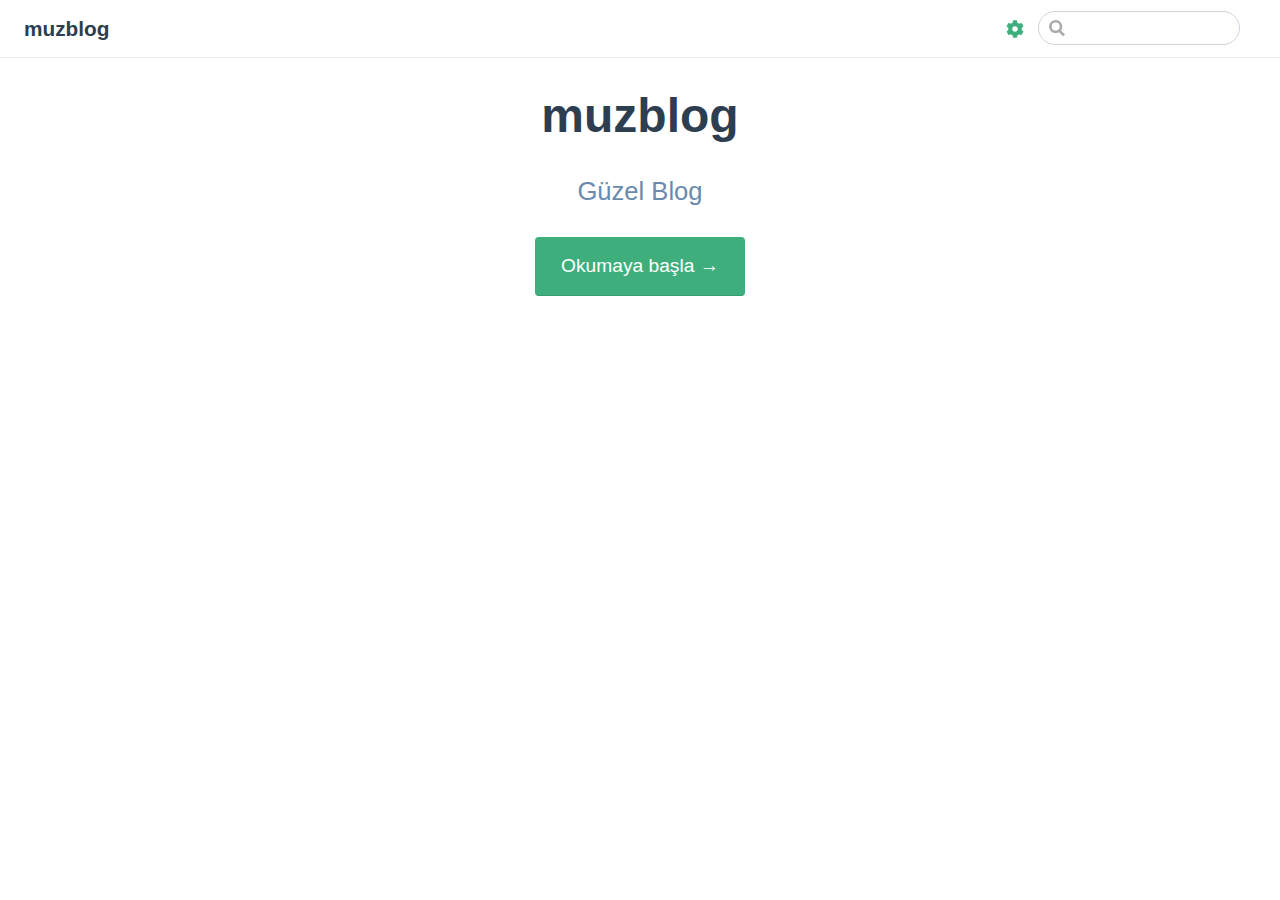
<file: index.html>
<!DOCTYPE html>
<html lang="en-US">
  <head>
    <meta charset="utf-8">
    <meta name="viewport" content="width=device-width,initial-scale=1">
    <title>muzblog</title>
    <meta name="generator" content="VuePress 1.4.1">
    
    <meta name="description" content="Just playing around">
    <link rel="preload" href="/assets/css/0.styles.f4e9f617.css" as="style"><link rel="preload" href="/assets/js/app.b11a4695.js" as="script"><link rel="preload" href="/assets/js/2.a9b5b630.js" as="script"><link rel="preload" href="/assets/js/5.0f892ad9.js" as="script"><link rel="prefetch" href="/assets/js/3.ec540f9b.js"><link rel="prefetch" href="/assets/js/4.89904c4d.js"><link rel="prefetch" href="/assets/js/6.dbe85dd4.js"><link rel="prefetch" href="/assets/js/7.b0199f53.js"><link rel="prefetch" href="/assets/js/8.a8f2d682.js"><link rel="prefetch" href="/assets/js/9.1ba17fa5.js">
    <link rel="stylesheet" href="/assets/css/0.styles.f4e9f617.css">
  </head>
  <body>
    <div id="app" data-server-rendered="true"><div class="theme-container no-sidebar"><header class="navbar"><div class="sidebar-button"><svg xmlns="http://www.w3.org/2000/svg" aria-hidden="true" role="img" viewBox="0 0 448 512" class="icon"><path fill="currentColor" d="M436 124H12c-6.627 0-12-5.373-12-12V80c0-6.627 5.373-12 12-12h424c6.627 0 12 5.373 12 12v32c0 6.627-5.373 12-12 12zm0 160H12c-6.627 0-12-5.373-12-12v-32c0-6.627 5.373-12 12-12h424c6.627 0 12 5.373 12 12v32c0 6.627-5.373 12-12 12zm0 160H12c-6.627 0-12-5.373-12-12v-32c0-6.627 5.373-12 12-12h424c6.627 0 12 5.373 12 12v32c0 6.627-5.373 12-12 12z"></path></svg></div> <a href="/" class="home-link router-link-exact-active router-link-active"><!----> <span class="site-name">muzblog</span></a> <div class="links"><!----> <div class="user-settings"><a href="#" class="settings-button"><svg aria-hidden="true" data-prefix="fas" data-icon="cog" role="img" xmlns="http://www.w3.org/2000/svg" viewBox="0 0 512 512" class="svg-inline--fa fa-cog fa-w-16 settings-icon"><path fill="currentColor" d="M444.788 291.1l42.616 24.599c4.867 2.809 7.126 8.618 5.459 13.985-11.07 35.642-29.97 67.842-54.689 94.586a12.016 12.016 0 0 1-14.832 2.254l-42.584-24.595a191.577 191.577 0 0 1-60.759 35.13v49.182a12.01 12.01 0 0 1-9.377 11.718c-34.956 7.85-72.499 8.256-109.219.007-5.49-1.233-9.403-6.096-9.403-11.723v-49.184a191.555 191.555 0 0 1-60.759-35.13l-42.584 24.595a12.016 12.016 0 0 1-14.832-2.254c-24.718-26.744-43.619-58.944-54.689-94.586-1.667-5.366.592-11.175 5.459-13.985L67.212 291.1a193.48 193.48 0 0 1 0-70.199l-42.616-24.599c-4.867-2.809-7.126-8.618-5.459-13.985 11.07-35.642 29.97-67.842 54.689-94.586a12.016 12.016 0 0 1 14.832-2.254l42.584 24.595a191.577 191.577 0 0 1 60.759-35.13V25.759a12.01 12.01 0 0 1 9.377-11.718c34.956-7.85 72.499-8.256 109.219-.007 5.49 1.233 9.403 6.096 9.403 11.723v49.184a191.555 191.555 0 0 1 60.759 35.13l42.584-24.595a12.016 12.016 0 0 1 14.832 2.254c24.718 26.744 43.619 58.944 54.689 94.586 1.667 5.366-.592 11.175-5.459 13.985L444.788 220.9a193.485 193.485 0 0 1 0 70.2zM336 256c0-44.112-35.888-80-80-80s-80 35.888-80 80 35.888 80 80 80 80-35.888 80-80z"></path></svg></a> <div class="user-settings-menu" style="display:none;"><div class="theme-options"><!----> <!----> <div class="dark-theme-options toggle-option"><label for="dark-theme-toggle">Enable Dark Theme?</label> <input id="dark-theme-toggle" type="checkbox"></div> <!----> <!----></div></div></div> <!----> <div class="search-box"><input aria-label="Search" autocomplete="off" spellcheck="false" value=""> <!----></div> <!----></div></header> <div class="sidebar-mask"></div> <aside class="sidebar"><!---->  <ul class="sidebar-links"><li><a href="/" class="active sidebar-link">Home</a></li><li><a href="/blog/" class="sidebar-link">Son Postlar:</a></li><li><a href="/blog/2020/microsoft-linux-tan-para-kazaniyor/" class="sidebar-link">💸 Microsoft Linux'tan PARA Kazanıyor ???</a></li><li><a href="/blog/2020/bir-linux-deneyimi/" class="sidebar-link">Bir Linux VM Deneyimi</a></li></ul> </aside> <main aria-labelledby="main-title" class="home"><header class="hero"><!----> <h1 id="main-title">
      muzblog
    </h1> <p class="description">
      Güzel Blog
    </p> <p class="action"><a href="/blog/" class="nav-link action-button">
  Okumaya başla →
</a></p></header> <!----> <div class="theme-default-content custom content__default"></div> <!----></main></div><div class="global-ui"><!----></div></div>
    <script src="/assets/js/app.b11a4695.js" defer></script><script src="/assets/js/2.a9b5b630.js" defer></script><script src="/assets/js/5.0f892ad9.js" defer></script>
  </body>
</html>
</file>
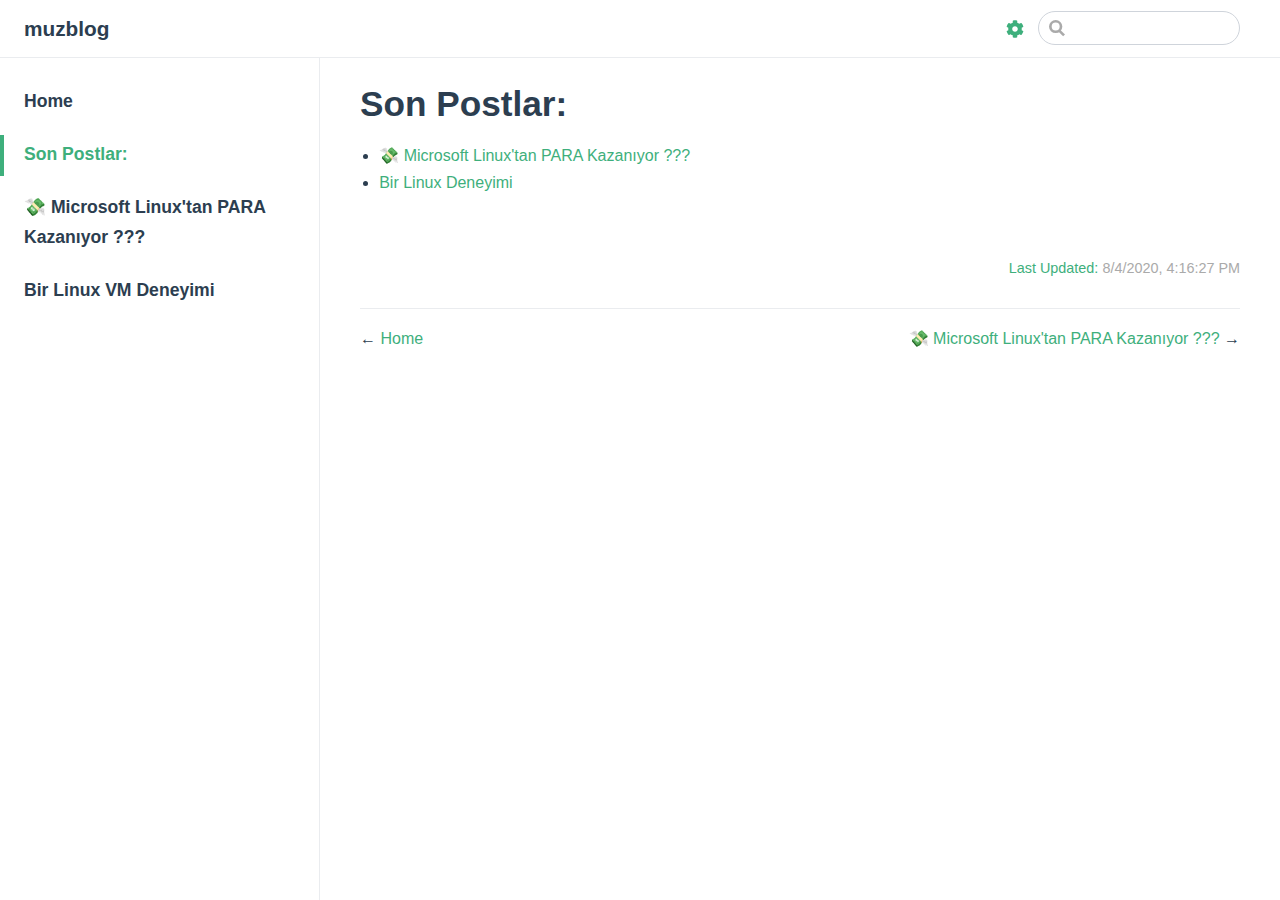
<file: blog/index.html>
<!DOCTYPE html>
<html lang="en-US">
  <head>
    <meta charset="utf-8">
    <meta name="viewport" content="width=device-width,initial-scale=1">
    <title>Son Postlar: | muzblog</title>
    <meta name="generator" content="VuePress 1.4.1">
    
    <meta name="description" content="Just playing around">
    <link rel="preload" href="/assets/css/0.styles.f4e9f617.css" as="style"><link rel="preload" href="/assets/js/app.b11a4695.js" as="script"><link rel="preload" href="/assets/js/2.a9b5b630.js" as="script"><link rel="preload" href="/assets/js/8.a8f2d682.js" as="script"><link rel="prefetch" href="/assets/js/3.ec540f9b.js"><link rel="prefetch" href="/assets/js/4.89904c4d.js"><link rel="prefetch" href="/assets/js/5.0f892ad9.js"><link rel="prefetch" href="/assets/js/6.dbe85dd4.js"><link rel="prefetch" href="/assets/js/7.b0199f53.js"><link rel="prefetch" href="/assets/js/9.1ba17fa5.js">
    <link rel="stylesheet" href="/assets/css/0.styles.f4e9f617.css">
  </head>
  <body>
    <div id="app" data-server-rendered="true"><div class="theme-container"><header class="navbar"><div class="sidebar-button"><svg xmlns="http://www.w3.org/2000/svg" aria-hidden="true" role="img" viewBox="0 0 448 512" class="icon"><path fill="currentColor" d="M436 124H12c-6.627 0-12-5.373-12-12V80c0-6.627 5.373-12 12-12h424c6.627 0 12 5.373 12 12v32c0 6.627-5.373 12-12 12zm0 160H12c-6.627 0-12-5.373-12-12v-32c0-6.627 5.373-12 12-12h424c6.627 0 12 5.373 12 12v32c0 6.627-5.373 12-12 12zm0 160H12c-6.627 0-12-5.373-12-12v-32c0-6.627 5.373-12 12-12h424c6.627 0 12 5.373 12 12v32c0 6.627-5.373 12-12 12z"></path></svg></div> <a href="/" class="home-link router-link-active"><!----> <span class="site-name">muzblog</span></a> <div class="links"><!----> <div class="user-settings"><a href="#" class="settings-button"><svg aria-hidden="true" data-prefix="fas" data-icon="cog" role="img" xmlns="http://www.w3.org/2000/svg" viewBox="0 0 512 512" class="svg-inline--fa fa-cog fa-w-16 settings-icon"><path fill="currentColor" d="M444.788 291.1l42.616 24.599c4.867 2.809 7.126 8.618 5.459 13.985-11.07 35.642-29.97 67.842-54.689 94.586a12.016 12.016 0 0 1-14.832 2.254l-42.584-24.595a191.577 191.577 0 0 1-60.759 35.13v49.182a12.01 12.01 0 0 1-9.377 11.718c-34.956 7.85-72.499 8.256-109.219.007-5.49-1.233-9.403-6.096-9.403-11.723v-49.184a191.555 191.555 0 0 1-60.759-35.13l-42.584 24.595a12.016 12.016 0 0 1-14.832-2.254c-24.718-26.744-43.619-58.944-54.689-94.586-1.667-5.366.592-11.175 5.459-13.985L67.212 291.1a193.48 193.48 0 0 1 0-70.199l-42.616-24.599c-4.867-2.809-7.126-8.618-5.459-13.985 11.07-35.642 29.97-67.842 54.689-94.586a12.016 12.016 0 0 1 14.832-2.254l42.584 24.595a191.577 191.577 0 0 1 60.759-35.13V25.759a12.01 12.01 0 0 1 9.377-11.718c34.956-7.85 72.499-8.256 109.219-.007 5.49 1.233 9.403 6.096 9.403 11.723v49.184a191.555 191.555 0 0 1 60.759 35.13l42.584-24.595a12.016 12.016 0 0 1 14.832 2.254c24.718 26.744 43.619 58.944 54.689 94.586 1.667 5.366-.592 11.175-5.459 13.985L444.788 220.9a193.485 193.485 0 0 1 0 70.2zM336 256c0-44.112-35.888-80-80-80s-80 35.888-80 80 35.888 80 80 80 80-35.888 80-80z"></path></svg></a> <div class="user-settings-menu" style="display:none;"><div class="theme-options"><!----> <!----> <div class="dark-theme-options toggle-option"><label for="dark-theme-toggle">Enable Dark Theme?</label> <input id="dark-theme-toggle" type="checkbox"></div> <!----> <!----></div></div></div> <!----> <div class="search-box"><input aria-label="Search" autocomplete="off" spellcheck="false" value=""> <!----></div> <!----></div></header> <div class="sidebar-mask"></div> <aside class="sidebar"><!---->  <ul class="sidebar-links"><li><a href="/" class="sidebar-link">Home</a></li><li><a href="/blog/" class="active sidebar-link">Son Postlar:</a></li><li><a href="/blog/2020/microsoft-linux-tan-para-kazaniyor/" class="sidebar-link">💸 Microsoft Linux'tan PARA Kazanıyor ???</a></li><li><a href="/blog/2020/bir-linux-deneyimi/" class="sidebar-link">Bir Linux VM Deneyimi</a></li></ul> </aside> <main class="page"> <div class="theme-default-content content__default"><h1 id="son-postlar"><a href="#son-postlar" class="header-anchor">#</a> Son Postlar:</h1> <ul><li><a href="/blog/2020/microsoft-linux-tan-para-kazaniyor/">💸 Microsoft Linux'tan PARA Kazanıyor ???</a></li> <li><a href="/blog/2020/bir-linux-deneyimi/">Bir Linux Deneyimi</a></li></ul></div> <footer class="page-edit"><!----> <div class="last-updated"><span class="prefix">Last Updated:</span> <span class="time">8/4/2020, 4:16:27 PM</span></div></footer> <div class="page-nav"><p class="inner"><span class="prev">
      ←
      <a href="/" class="prev router-link-active">
        Home
      </a></span> <span class="next"><a href="/blog/2020/microsoft-linux-tan-para-kazaniyor/">
        💸 Microsoft Linux'tan PARA Kazanıyor ???
      </a>
      →
    </span></p></div> </main></div><div class="global-ui"><!----></div></div>
    <script src="/assets/js/app.b11a4695.js" defer></script><script src="/assets/js/2.a9b5b630.js" defer></script><script src="/assets/js/8.a8f2d682.js" defer></script>
  </body>
</html>
</file>
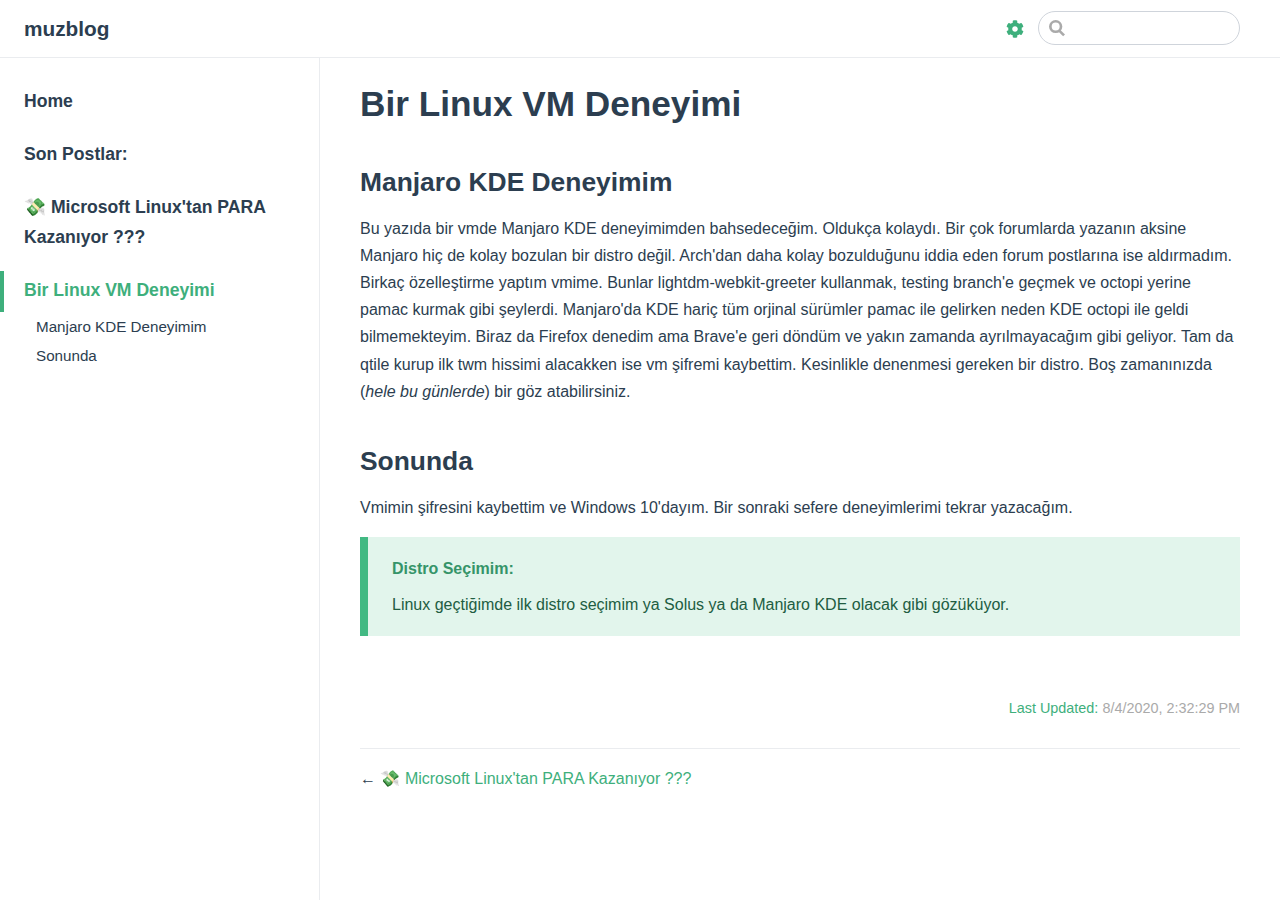
<file: blog/2020/bir-linux-deneyimi/index.html>
<!DOCTYPE html>
<html lang="en-US">
  <head>
    <meta charset="utf-8">
    <meta name="viewport" content="width=device-width,initial-scale=1">
    <title>Bir Linux VM Deneyimi | muzblog</title>
    <meta name="generator" content="VuePress 1.4.1">
    
    <meta name="description" content="Just playing around">
    <link rel="preload" href="/assets/css/0.styles.f4e9f617.css" as="style"><link rel="preload" href="/assets/js/app.b11a4695.js" as="script"><link rel="preload" href="/assets/js/2.a9b5b630.js" as="script"><link rel="preload" href="/assets/js/6.dbe85dd4.js" as="script"><link rel="prefetch" href="/assets/js/3.ec540f9b.js"><link rel="prefetch" href="/assets/js/4.89904c4d.js"><link rel="prefetch" href="/assets/js/5.0f892ad9.js"><link rel="prefetch" href="/assets/js/7.b0199f53.js"><link rel="prefetch" href="/assets/js/8.a8f2d682.js"><link rel="prefetch" href="/assets/js/9.1ba17fa5.js">
    <link rel="stylesheet" href="/assets/css/0.styles.f4e9f617.css">
  </head>
  <body>
    <div id="app" data-server-rendered="true"><div class="theme-container"><header class="navbar"><div class="sidebar-button"><svg xmlns="http://www.w3.org/2000/svg" aria-hidden="true" role="img" viewBox="0 0 448 512" class="icon"><path fill="currentColor" d="M436 124H12c-6.627 0-12-5.373-12-12V80c0-6.627 5.373-12 12-12h424c6.627 0 12 5.373 12 12v32c0 6.627-5.373 12-12 12zm0 160H12c-6.627 0-12-5.373-12-12v-32c0-6.627 5.373-12 12-12h424c6.627 0 12 5.373 12 12v32c0 6.627-5.373 12-12 12zm0 160H12c-6.627 0-12-5.373-12-12v-32c0-6.627 5.373-12 12-12h424c6.627 0 12 5.373 12 12v32c0 6.627-5.373 12-12 12z"></path></svg></div> <a href="/" class="home-link router-link-active"><!----> <span class="site-name">muzblog</span></a> <div class="links"><!----> <div class="user-settings"><a href="#" class="settings-button"><svg aria-hidden="true" data-prefix="fas" data-icon="cog" role="img" xmlns="http://www.w3.org/2000/svg" viewBox="0 0 512 512" class="svg-inline--fa fa-cog fa-w-16 settings-icon"><path fill="currentColor" d="M444.788 291.1l42.616 24.599c4.867 2.809 7.126 8.618 5.459 13.985-11.07 35.642-29.97 67.842-54.689 94.586a12.016 12.016 0 0 1-14.832 2.254l-42.584-24.595a191.577 191.577 0 0 1-60.759 35.13v49.182a12.01 12.01 0 0 1-9.377 11.718c-34.956 7.85-72.499 8.256-109.219.007-5.49-1.233-9.403-6.096-9.403-11.723v-49.184a191.555 191.555 0 0 1-60.759-35.13l-42.584 24.595a12.016 12.016 0 0 1-14.832-2.254c-24.718-26.744-43.619-58.944-54.689-94.586-1.667-5.366.592-11.175 5.459-13.985L67.212 291.1a193.48 193.48 0 0 1 0-70.199l-42.616-24.599c-4.867-2.809-7.126-8.618-5.459-13.985 11.07-35.642 29.97-67.842 54.689-94.586a12.016 12.016 0 0 1 14.832-2.254l42.584 24.595a191.577 191.577 0 0 1 60.759-35.13V25.759a12.01 12.01 0 0 1 9.377-11.718c34.956-7.85 72.499-8.256 109.219-.007 5.49 1.233 9.403 6.096 9.403 11.723v49.184a191.555 191.555 0 0 1 60.759 35.13l42.584-24.595a12.016 12.016 0 0 1 14.832 2.254c24.718 26.744 43.619 58.944 54.689 94.586 1.667 5.366-.592 11.175-5.459 13.985L444.788 220.9a193.485 193.485 0 0 1 0 70.2zM336 256c0-44.112-35.888-80-80-80s-80 35.888-80 80 35.888 80 80 80 80-35.888 80-80z"></path></svg></a> <div class="user-settings-menu" style="display:none;"><div class="theme-options"><!----> <!----> <div class="dark-theme-options toggle-option"><label for="dark-theme-toggle">Enable Dark Theme?</label> <input id="dark-theme-toggle" type="checkbox"></div> <!----> <!----></div></div></div> <!----> <div class="search-box"><input aria-label="Search" autocomplete="off" spellcheck="false" value=""> <!----></div> <!----></div></header> <div class="sidebar-mask"></div> <aside class="sidebar"><!---->  <ul class="sidebar-links"><li><a href="/" class="sidebar-link">Home</a></li><li><a href="/blog/" class="sidebar-link">Son Postlar:</a></li><li><a href="/blog/2020/microsoft-linux-tan-para-kazaniyor/" class="sidebar-link">💸 Microsoft Linux'tan PARA Kazanıyor ???</a></li><li><a href="/blog/2020/bir-linux-deneyimi/" class="active sidebar-link">Bir Linux VM Deneyimi</a><ul class="sidebar-sub-headers"><li class="sidebar-sub-header"><a href="/blog/2020/bir-linux-deneyimi/#manjaro-kde-deneyimim" class="sidebar-link">Manjaro KDE Deneyimim</a></li><li class="sidebar-sub-header"><a href="/blog/2020/bir-linux-deneyimi/#sonunda" class="sidebar-link">Sonunda</a></li></ul></li></ul> </aside> <main class="page"> <div class="theme-default-content content__default"><h1 id="bir-linux-vm-deneyimi"><a href="#bir-linux-vm-deneyimi" class="header-anchor">#</a> Bir Linux VM Deneyimi</h1> <h2 id="manjaro-kde-deneyimim"><a href="#manjaro-kde-deneyimim" class="header-anchor">#</a> Manjaro KDE Deneyimim</h2> <p>Bu yazıda bir vmde Manjaro KDE deneyimimden bahsedeceğim. Oldukça kolaydı. Bir çok forumlarda yazanın aksine Manjaro hiç de kolay bozulan bir distro değil. Arch'dan daha kolay bozulduğunu iddia eden forum postlarına ise aldırmadım. Birkaç özelleştirme yaptım vmime. Bunlar lightdm-webkit-greeter kullanmak, testing branch'e geçmek ve octopi yerine pamac kurmak gibi şeylerdi. Manjaro'da KDE hariç tüm orjinal sürümler pamac ile gelirken neden KDE octopi ile geldi bilmemekteyim. Biraz da Firefox denedim ama Brave'e geri döndüm ve yakın zamanda ayrılmayacağım gibi geliyor. Tam da qtile kurup ilk twm hissimi alacakken ise vm şifremi kaybettim. Kesinlikle denenmesi gereken bir distro. Boş zamanınızda (<em>hele bu günlerde</em>) bir göz atabilirsiniz.</p> <h2 id="sonunda"><a href="#sonunda" class="header-anchor">#</a> Sonunda</h2> <p>Vmimin şifresini kaybettim ve Windows 10'dayım. Bir sonraki sefere deneyimlerimi tekrar yazacağım.</p> <div class="custom-block tip"><p class="custom-block-title">Distro Seçimim:</p> <p>Linux geçtiğimde ilk distro seçimim ya Solus ya da Manjaro KDE olacak gibi gözüküyor.</p></div></div> <footer class="page-edit"><!----> <div class="last-updated"><span class="prefix">Last Updated:</span> <span class="time">8/4/2020, 2:32:29 PM</span></div></footer> <div class="page-nav"><p class="inner"><span class="prev">
      ←
      <a href="/blog/2020/microsoft-linux-tan-para-kazaniyor/" class="prev">
        💸 Microsoft Linux'tan PARA Kazanıyor ???
      </a></span> <!----></p></div> </main></div><div class="global-ui"><!----></div></div>
    <script src="/assets/js/app.b11a4695.js" defer></script><script src="/assets/js/2.a9b5b630.js" defer></script><script src="/assets/js/6.dbe85dd4.js" defer></script>
  </body>
</html>
</file>
<file: assets/css/0.styles.f4e9f617.css>
.medium-zoom-overlay{z-index:100}.medium-zoom-overlay~img{z-index:101}#nprogress{pointer-events:none}#nprogress .bar{background:#3eaf7c;position:fixed;z-index:1031;top:0;left:0;width:100%;height:2px}#nprogress .peg{display:block;position:absolute;right:0;width:100px;height:100%;box-shadow:0 0 10px #3eaf7c,0 0 5px #3eaf7c;opacity:1;transform:rotate(3deg) translateY(-4px)}#nprogress .spinner{display:block;position:fixed;z-index:1031;top:15px;right:15px}#nprogress .spinner-icon{width:18px;height:18px;box-sizing:border-box;border-color:#3eaf7c transparent transparent #3eaf7c;border-style:solid;border-width:2px;border-radius:50%;animation:nprogress-spinner .4s linear infinite}.nprogress-custom-parent{overflow:hidden;position:relative}.nprogress-custom-parent #nprogress .bar,.nprogress-custom-parent #nprogress .spinner{position:absolute}@keyframes nprogress-spinner{0%{transform:rotate(0deg)}to{transform:rotate(1turn)}}.go-to-top[data-v-5fd4ef0c]{cursor:pointer;position:fixed;bottom:2rem;right:2.5rem;width:2rem;color:#3eaf7c;z-index:1}.go-to-top[data-v-5fd4ef0c]:hover{color:#72cda4}@media (max-width:959px){.go-to-top[data-v-5fd4ef0c]{display:none}}.fade-enter-active[data-v-5fd4ef0c],.fade-leave-active[data-v-5fd4ef0c]{transition:opacity .3s}.fade-enter[data-v-5fd4ef0c],.fade-leave-to[data-v-5fd4ef0c]{opacity:0}.icon.outbound{color:#aaa;display:inline-block;vertical-align:middle;position:relative;top:-1px}.home{padding:3.6rem 2rem 0;max-width:960px;margin:0 auto;display:block}.home .hero{text-align:center}.home .hero img{max-width:100%;max-height:280px;display:block;margin:3rem auto 1.5rem}.home .hero h1{font-size:3rem}.home .hero .action,.home .hero .description,.home .hero h1{margin:1.8rem auto}.home .hero .description{max-width:35rem;font-size:1.6rem;line-height:1.3;color:#6a8bad}.home .hero .action-button{display:inline-block;font-size:1.2rem;color:#fff;background-color:#3eaf7c;padding:.8rem 1.6rem;border-radius:4px;transition:background-color .1s ease;box-sizing:border-box;border-bottom:1px solid #389d70}.home .hero .action-button:hover{background-color:#4abf8a}.home .features{border-top:1px solid #eaecef;padding:1.2rem 0;margin-top:2.5rem;display:flex;flex-wrap:wrap;align-items:flex-start;align-content:stretch;justify-content:space-between}.home .feature{flex-grow:1;flex-basis:30%;max-width:30%}.home .feature h2{font-size:1.4rem;font-weight:500;border-bottom:none;padding-bottom:0;color:#3a5169}.home .feature p{color:#4e6e8e}.home .footer{padding:2.5rem;border-top:1px solid #eaecef;text-align:center;color:#4e6e8e}@media (max-width:719px){.home .features{flex-direction:column}.home .feature{max-width:100%;padding:0 2.5rem}}@media (max-width:419px){.home{padding-left:1.5rem;padding-right:1.5rem}.home .hero img{max-height:210px;margin:2rem auto 1.2rem}.home .hero h1{font-size:2rem}.home .hero .action,.home .hero .description,.home .hero h1{margin:1.2rem auto}.home .hero .description{font-size:1.2rem}.home .hero .action-button{font-size:1rem;padding:.6rem 1.2rem}.home .feature h2{font-size:1.25rem}}.search-box{display:inline-block;position:relative;margin-right:1rem}.search-box input{cursor:text;width:10rem;height:2rem;color:#4e6e8e;display:inline-block;border:1px solid #cfd4db;border-radius:2rem;font-size:.9rem;line-height:2rem;padding:0 .5rem 0 2rem;outline:none;transition:all .2s ease;background:#fff url(/assets/img/search.83621669.svg) .6rem .5rem no-repeat;background-size:1rem}.search-box input:focus{cursor:auto;border-color:#3eaf7c}.search-box .suggestions{background:#fff;width:20rem;position:absolute;top:2rem;border:1px solid #cfd4db;border-radius:6px;padding:.4rem;list-style-type:none}.search-box .suggestions.align-right{right:0}.search-box .suggestion{line-height:1.4;padding:.4rem .6rem;border-radius:4px;cursor:pointer}.search-box .suggestion a{white-space:normal;color:#5d82a6}.search-box .suggestion a .page-title{font-weight:600}.search-box .suggestion a .header{font-size:.9em;margin-left:.25em}.search-box .suggestion.focused{background-color:#f3f4f5}.search-box .suggestion.focused a{color:#3eaf7c}@media (max-width:959px){.search-box input{cursor:pointer;width:0;border-color:transparent;position:relative}.search-box input:focus{cursor:text;left:0;width:10rem}}@media (-ms-high-contrast:none){.search-box input{height:2rem}}@media (max-width:959px) and (min-width:719px){.search-box .suggestions{left:0}}@media (max-width:719px){.search-box{margin-right:0}.search-box input{left:1rem}.search-box .suggestions{right:0}}@media (max-width:419px){.search-box .suggestions{width:calc(100vw - 4rem)}.search-box input:focus{width:8rem}}.sidebar-button{cursor:pointer;display:none;width:1.25rem;height:1.25rem;position:absolute;padding:.6rem;top:.6rem;left:1rem}.sidebar-button .icon{display:block;width:1.25rem;height:1.25rem}@media (max-width:719px){.sidebar-button{display:block}}.dropdown-enter,.dropdown-leave-to{height:0!important}.dropdown-wrapper{cursor:pointer}.dropdown-wrapper .dropdown-title{display:block;font-size:.9rem;font-family:inherit;cursor:inherit;padding:inherit;line-height:1.4rem;background:transparent;border:none;font-weight:500;color:#2c3e50;pointer-events:none}.dropdown-wrapper .dropdown-title:hover{border-color:transparent}.dropdown-wrapper .dropdown-title .arrow{vertical-align:middle;margin-top:-1px;margin-left:.4rem}.dropdown-wrapper .nav-dropdown .dropdown-item{color:inherit;line-height:1.7rem}.dropdown-wrapper .nav-dropdown .dropdown-item h4{margin:.45rem 0 0;border-top:1px solid #eee;padding:.45rem 1.5rem 0 1.25rem}.dropdown-wrapper .nav-dropdown .dropdown-item .dropdown-subitem-wrapper{padding:0;list-style:none}.dropdown-wrapper .nav-dropdown .dropdown-item .dropdown-subitem-wrapper .dropdown-subitem{font-size:.9em}.dropdown-wrapper .nav-dropdown .dropdown-item a{display:block;line-height:1.7rem;position:relative;border-bottom:none;font-weight:400;margin-bottom:0;padding:0 1.5rem 0 1.25rem}.dropdown-wrapper .nav-dropdown .dropdown-item a.router-link-active,.dropdown-wrapper .nav-dropdown .dropdown-item a:hover{color:#3eaf7c}.dropdown-wrapper .nav-dropdown .dropdown-item a.router-link-active:after{content:"";width:0;height:0;border-left:5px solid #3eaf7c;border-top:3px solid transparent;border-bottom:3px solid transparent;position:absolute;top:calc(50% - 2px);left:9px}.dropdown-wrapper .nav-dropdown .dropdown-item:first-child h4{margin-top:0;padding-top:0;border-top:0}@media (max-width:719px){.dropdown-wrapper.open .dropdown-title{margin-bottom:.5rem}.dropdown-wrapper .dropdown-title{font-weight:600;font-size:inherit}.dropdown-wrapper .dropdown-title:hover{color:#3eaf7c}.dropdown-wrapper .nav-dropdown{transition:height .1s ease-out;overflow:hidden}.dropdown-wrapper .nav-dropdown .dropdown-item h4{border-top:0;margin-top:0;padding-top:0}.dropdown-wrapper .nav-dropdown .dropdown-item>a,.dropdown-wrapper .nav-dropdown .dropdown-item h4{font-size:15px;line-height:2rem}.dropdown-wrapper .nav-dropdown .dropdown-item .dropdown-subitem{font-size:14px;padding-left:1rem}}@media (min-width:719px){.dropdown-wrapper{height:1.8rem}.dropdown-wrapper.open .nav-dropdown,.dropdown-wrapper:hover .nav-dropdown{display:block!important}.dropdown-wrapper.open:blur{display:none}.dropdown-wrapper .dropdown-title .arrow{border-left:4px solid transparent;border-right:4px solid transparent;border-top:6px solid #ccc;border-bottom:0}.dropdown-wrapper .nav-dropdown{display:none;height:auto!important;box-sizing:border-box;max-height:calc(100vh - 2.7rem);overflow-y:auto;position:absolute;top:100%;right:0;background-color:#fff;padding:.6rem 0;border:1px solid;border-color:#ddd #ddd #ccc;text-align:left;border-radius:.25rem;white-space:nowrap;margin:0}}.nav-links{display:inline-block}.nav-links a{line-height:1.4rem;color:inherit}.nav-links a.router-link-active,.nav-links a:hover{color:#3eaf7c}.nav-links .nav-item{position:relative;display:inline-block;margin-left:1.5rem;line-height:2rem}.nav-links .nav-item:first-child{margin-left:0}.nav-links .repo-link{margin-left:1.5rem}@media (max-width:719px){.nav-links .nav-item,.nav-links .repo-link{margin-left:0}}@media (min-width:719px){.nav-links a.router-link-active,.nav-links a:hover{color:#2c3e50}.nav-item>a:not(.external).router-link-active,.nav-item>a:not(.external):hover{margin-bottom:-2px;border-bottom:2px solid #46bd87}}.color-theme-options{display:flex;justify-content:space-around}.color-theme-options li{width:33%;text-align:center}.color-theme-options li a{width:15px;height:15px;border-radius:2px}.color-theme-options li a.default-theme{background-color:#3eaf7c}.color-theme-options li a.blue-theme{background-color:#2196f3}.color-theme-options li a.red-theme{background-color:#de3636}.color-theme-options li a.purple-theme{background-color:#a846eb}.toggle-option{display:flex;justify-content:space-between;align-items:center}.toggle-option label{padding-right:.25em}.user-settings{position:relative;margin-right:1em}.user-settings .settings-button{display:flex;justify-content:center;align-items:center;height:100%}.user-settings .settings-button .settings-icon{width:18px}.user-settings .user-settings-menu{background-color:#fff;position:absolute;top:40px;left:50%;min-width:100px;margin:0;padding:1em;border:1px solid #eaecef;border-radius:4px;transform:translateX(-50%);z-index:150}.user-settings .user-settings-menu:before{content:"";position:absolute;top:-7px;left:50%;border-color:transparent transparent #eaecef;border-style:solid;border-width:0 7px 7px;transform:translateX(-50%)}.user-settings .user-settings-menu.menu-transition-enter-active,.user-settings .user-settings-menu.menu-transition-leave-active{transition:all .25s ease-in-out}.user-settings .user-settings-menu.menu-transition-enter,.user-settings .user-settings-menu.menu-transition-leave-to{top:50px;opacity:0}.user-settings .user-settings-menu ul{list-style-type:none;margin:0;padding:0}.yuu-theme-dark .user-settings-menu{background-color:#1a1a1a;border-color:hsla(0,0%,100%,.1)}.yuu-theme-dark .user-settings-menu:before{border-bottom-color:hsla(0,0%,100%,.1)}@media (max-width:719px){.user-settings{margin-right:0}.user-settings .user-settings-menu{left:calc(50% - 35px)}.user-settings .user-settings-menu:before{left:calc(50% + 35px)}}.navbar{padding:.7rem 1.5rem;line-height:2.2rem}.navbar a,.navbar img,.navbar span{display:inline-block}.navbar .logo{height:2.2rem;min-width:2.2rem;margin-right:.8rem;vertical-align:top}.navbar .site-name{font-size:1.3rem;font-weight:600;color:#2c3e50;position:relative}.navbar .links{padding-left:1.5rem;box-sizing:border-box;background-color:#fff;white-space:nowrap;font-size:.9rem;position:absolute;right:1.5rem;top:.7rem;display:flex}.navbar .links .search-box{flex:0 0 auto;vertical-align:top}@media (max-width:719px){.navbar{padding-left:4rem}.navbar .can-hide{display:none}.navbar .links{padding-left:1.5rem}.navbar .site-name{width:calc(100vw - 9.4rem);overflow:hidden;white-space:nowrap;text-overflow:ellipsis}}.page-edit{max-width:740px;margin:0 auto;padding:2rem 2.5rem}@media (max-width:959px){.page-edit{padding:2rem}}@media (max-width:419px){.page-edit{padding:1.5rem}}.page-edit{padding-top:1rem;padding-bottom:1rem;overflow:auto}.page-edit .edit-link{display:inline-block}.page-edit .edit-link a{color:#4e6e8e;margin-right:.25rem}.page-edit .last-updated{float:right;font-size:.9em}.page-edit .last-updated .prefix{font-weight:500;color:#4e6e8e}.page-edit .last-updated .time{font-weight:400;color:#aaa}@media (max-width:719px){.page-edit .edit-link{margin-bottom:.5rem}.page-edit .last-updated{font-size:.8em;float:none;text-align:left}}.page-nav{max-width:740px;margin:0 auto;padding:2rem 2.5rem}@media (max-width:959px){.page-nav{padding:2rem}}@media (max-width:419px){.page-nav{padding:1.5rem}}.page-nav{padding-top:1rem;padding-bottom:0}.page-nav .inner{min-height:2rem;margin-top:0;border-top:1px solid #eaecef;padding-top:1rem;overflow:auto}.page-nav .next{float:right}.page{display:block;padding-bottom:2rem}.sidebar-group .sidebar-group{padding-left:.5em}.sidebar-group:not(.collapsable) .sidebar-heading:not(.clickable){cursor:auto;color:inherit}.sidebar-group.is-sub-group{padding-left:0}.sidebar-group.is-sub-group>.sidebar-heading{font-size:.95em;line-height:1.4;font-weight:400;padding-left:2rem}.sidebar-group.is-sub-group>.sidebar-heading:not(.clickable){opacity:.5}.sidebar-group.is-sub-group>.sidebar-group-items{padding-left:1rem}.sidebar-group.is-sub-group>.sidebar-group-items>li>.sidebar-link{font-size:.95em;border-left:none}.sidebar-group.depth-2>.sidebar-heading{border-left:none}.sidebar-heading{color:#2c3e50;transition:color .15s ease;cursor:pointer;font-size:1.1em;font-weight:700;padding:.35rem 1.5rem .35rem 1.25rem;width:100%;box-sizing:border-box;margin:0;border-left:.25rem solid transparent}.sidebar-heading.open,.sidebar-heading:hover{color:inherit}.sidebar-heading .arrow{position:relative;top:-.12em;left:.5em}.sidebar-heading.clickable.active{font-weight:600;color:#3eaf7c;border-left-color:#3eaf7c}.sidebar-heading.clickable:hover{color:#3eaf7c}.sidebar-group-items{transition:height .1s ease-out;font-size:.95em;overflow:hidden}.sidebar .sidebar-sub-headers{padding-left:1rem;font-size:.95em}a.sidebar-link{font-size:1em;font-weight:400;display:inline-block;color:#2c3e50;border-left:.25rem solid transparent;padding:.35rem 1rem .35rem 1.25rem;line-height:1.4;width:100%;box-sizing:border-box}a.sidebar-link:hover{color:#3eaf7c}a.sidebar-link.active{font-weight:600;color:#3eaf7c;border-left-color:#3eaf7c}.sidebar-group a.sidebar-link{padding-left:2rem}.sidebar-sub-headers a.sidebar-link{padding-top:.25rem;padding-bottom:.25rem;border-left:none}.sidebar-sub-headers a.sidebar-link.active{font-weight:500}.sidebar ul{padding:0;margin:0;list-style-type:none}.sidebar a{display:inline-block}.sidebar .nav-links{display:none;border-bottom:1px solid #eaecef;padding:.5rem 0 .75rem}.sidebar .nav-links a{font-weight:600}.sidebar .nav-links .nav-item,.sidebar .nav-links .repo-link{display:block;line-height:1.25rem;font-size:1.1em;padding:.5rem 0 .5rem 1.5rem}.sidebar>.sidebar-links{padding:1.5rem 0}.sidebar>.sidebar-links>li>a.sidebar-link{font-size:1.1em;line-height:1.7;font-weight:700}.sidebar>.sidebar-links>li:not(:first-child){margin-top:.75rem}@media (max-width:719px){.sidebar .nav-links{display:block}.sidebar .nav-links .dropdown-wrapper .nav-dropdown .dropdown-item a.router-link-active:after{top:calc(1rem - 2px)}.sidebar>.sidebar-links{padding:1rem 0}}.yuu-theme-dark{color:#f3f3f3;background-color:#1a1a1a}.yuu-theme-dark hr{border-top-color:hsla(0,0%,100%,.1)}.yuu-theme-dark .theme-default-content code{color:#dd6efd;background-color:#2a2a2a}.yuu-theme-dark .theme-default-content a code{color:#3eaf7c}.yuu-theme-dark tr{border-top-color:hsla(0,0%,100%,.1)}.yuu-theme-dark tr:nth-child(2n){background-color:#2a2a2a}.yuu-theme-dark td,.yuu-theme-dark th{border-color:hsla(0,0%,100%,.1)}.yuu-theme-dark .algolia-search-wrapper .algolia-autocomplete .ds-dropdown-menu,.yuu-theme-dark .algolia-search-wrapper .algolia-autocomplete .ds-dropdown-menu:before{background-color:#1a1a1a;border-color:hsla(0,0%,100%,.1)}.yuu-theme-dark .algolia-search-wrapper .algolia-autocomplete .ds-dropdown-menu [class^=ds-dataset-]{background-color:#1a1a1a}.yuu-theme-dark .algolia-search-wrapper .algolia-autocomplete .ds-dropdown-menu .ds-suggestion{border-color:hsla(0,0%,100%,.1)}.yuu-theme-dark .algolia-search-wrapper .algolia-autocomplete .ds-dropdown-menu .ds-cursor .algolia-docsearch-suggestion--content{color:#f3f3f3;background-color:#2a2a2a!important}.yuu-theme-dark .algolia-search-wrapper .algolia-autocomplete .ds-dropdown-menu .algolia-docsearch-suggestion--content:before,.yuu-theme-dark .algolia-search-wrapper .algolia-autocomplete .ds-dropdown-menu .ds-cursor .algolia-docsearch-suggestion--content:before{background-color:hsla(0,0%,100%,.1)}.yuu-theme-dark .algolia-search-wrapper .algolia-autocomplete .algolia-docsearch-suggestion--category-header{border-color:hsla(0,0%,100%,.1)}.yuu-theme-dark .algolia-search-wrapper .algolia-autocomplete .algolia-docsearch-suggestion{color:#f3f3f3;background-color:#1a1a1a;border-color:hsla(0,0%,100%,.1)}.yuu-theme-dark .algolia-search-wrapper .algolia-autocomplete .algolia-docsearch-suggestion .algolia-docsearch-suggestion--category-header{color:#f3f3f3}.yuu-theme-dark .algolia-search-wrapper .algolia-autocomplete .algolia-docsearch-suggestion .algolia-docsearch-suggestion--title{color:#b9b9b9}.yuu-theme-dark .algolia-search-wrapper .algolia-autocomplete .algolia-docsearch-suggestion .algolia-docsearch-suggestion--subcategory-column{color:#f3f3f3;background-color:#1a1a1a;border-color:hsla(0,0%,100%,.1)}.yuu-theme-dark .algolia-search-wrapper .algolia-autocomplete .algolia-docsearch-suggestion .algolia-docsearch-suggestion--subcategory-column:before{background-color:hsla(0,0%,100%,.1)}.yuu-theme-dark .algolia-search-wrapper .algolia-autocomplete .algolia-docsearch-suggestion .algolia-docsearch-suggestion--subcategory-column .algolia-docsearch-suggestion--highlight{color:#3eaf7c}.yuu-theme-dark .algolia-search-wrapper .algolia-autocomplete .algolia-docsearch-suggestion .algolia-docsearch-suggestion--subcategory-column-text{color:#f3f3f3}@media (max-width:719px){.yuu-theme-dark .algolia-search-wrapper .algolia-autocomplete .algolia-docsearch-suggestion .algolia-docsearch-suggestion--subcategory-column-text{background-color:hsla(0,0%,100%,.1)}}.yuu-theme-dark .home .feature h2,.yuu-theme-dark .home .feature p,.yuu-theme-dark .home .hero .description{color:#f3f3f3}.yuu-theme-dark .home .features,.yuu-theme-dark .home .footer{border-top-color:hsla(0,0%,100%,.1)}.yuu-theme-dark .home .footer{color:#b9b9b9}.yuu-theme-dark .navbar{color:#f3f3f3;border-bottom-color:hsla(0,0%,100%,.1)}.yuu-theme-dark .navbar,.yuu-theme-dark .navbar .links{background-color:#1a1a1a}.yuu-theme-dark .nav-links .dropdown-wrapper .dropdown-title,.yuu-theme-dark .nav-links a,.yuu-theme-dark .navbar .site-name{color:#f3f3f3}.yuu-theme-dark .nav-links .dropdown-wrapper .dropdown-title.router-link-active,.yuu-theme-dark .nav-links .dropdown-wrapper .dropdown-title:hover,.yuu-theme-dark .nav-links a.router-link-active,.yuu-theme-dark .nav-links a:hover{color:#3eaf7c}.yuu-theme-dark .nav-links .dropdown-wrapper .nav-dropdown{background-color:#1a1a1a;border-color:hsla(0,0%,100%,.1)}.yuu-theme-dark .yuu-theme-blue .nav-item>a:not(.external).router-link-active,.yuu-theme-dark .yuu-theme-blue .nav-item>a:not(.external):hover{border-bottom-color:#2196f3}.yuu-theme-dark .yuu-theme-red .nav-item>a:not(.external).router-link-active,.yuu-theme-dark .yuu-theme-red .nav-item>a:not(.external):hover{border-bottom-color:#de3636}.yuu-theme-dark .yuu-theme-purple .nav-item>a:not(.external).router-link-active,.yuu-theme-dark .yuu-theme-purple .nav-item>a:not(.external):hover{border-bottom-color:#a846eb}.yuu-theme-dark .page-nav .inner{border-top-color:hsla(0,0%,100%,.1)}.yuu-theme-dark .search-box .suggestions,.yuu-theme-dark .search-box input{background-color:#2a2a2a;border-color:hsla(0,0%,100%,.1)}.yuu-theme-dark .search-box input{color:#f3f3f3}.yuu-theme-dark .search-box input:focus{border-color:rgba(62,175,124,.75)}.yuu-theme-dark .search-box .suggestion.focused{background-color:#1a1a1a}.yuu-theme-dark .search-box .suggestion.focused a{color:#3eaf7c}.yuu-theme-dark .search-box .suggestion a{color:#b9b9b9}.yuu-theme-dark .sidebar{background-color:#1a1a1a;border-right-color:hsla(0,0%,100%,.1)}.yuu-theme-dark .sidebar .nav-links{border-bottom-color:hsla(0,0%,100%,.1)}.yuu-theme-dark a.sidebar-link{color:#b9b9b9}.yuu-theme-dark a.sidebar-link.active,.yuu-theme-dark a.sidebar-link:hover{color:#3eaf7c}.yuu-theme-dark .yuu-theme-dark .sw-update-popup{background-color:#1a1a1a}.yuu-theme-dark .custom-block.tip{color:#a0ddc1;background-color:rgba(66,185,131,.25)}.yuu-theme-dark .custom-block.tip .custom-block-title{color:#66c99c}.yuu-theme-dark .custom-block.warning{color:#ffefa2;background-color:rgba(255,229,100,.25)}.yuu-theme-dark .custom-block.warning .custom-block-title{color:#ffd91d}.yuu-theme-dark .custom-block.warning a{color:#ffdf41}.yuu-theme-dark .custom-block.danger{color:#f66;background-color:rgba(204,0,0,.25)}.yuu-theme-dark .custom-block.danger .custom-block-title{color:#ff2929}.yuu-theme-dark .custom-block.danger a{color:#ff0a0a}.yuu-theme-blue .theme-default-content a code,.yuu-theme-blue a,.yuu-theme-blue p a code{color:#2196f3}.yuu-theme-blue .algolia-search-wrapper .algolia-autocomplete .algolia-docsearch-suggestion .algolia-docsearch-suggestion--category-header{background-color:#0d89ec}.yuu-theme-blue .algolia-search-wrapper .algolia-autocomplete .algolia-docsearch-suggestion .algolia-docsearch-suggestion--subcategory-column .algolia-docsearch-suggestion--highlight{color:#2196f3}.yuu-theme-blue .algolia-search-wrapper .algolia-autocomplete .algolia-docsearch-suggestion--text .algolia-docsearch-suggestion--highlight{box-shadow:inset 0 -2px 0 0 rgba(33,150,243,.8)}.yuu-theme-blue .algolia-search-wrapper .algolia-autocomplete .algolia-docsearch-suggestion--highlight{color:#2196f3}.yuu-theme-blue .hero .action-button{background-color:#2196f3;border-bottom-color:#0d89ec}.yuu-theme-blue .hero .action-button:hover{background-color:#37a1f4}.yuu-theme-blue .nav-links .dropdown-wrapper .dropdown-title,.yuu-theme-blue .nav-links .dropdown-wrapper .nav-dropdown .dropdown-item a,.yuu-theme-blue .nav-links a{color:inherit}.yuu-theme-blue .nav-links .dropdown-wrapper .dropdown-title.router-link-active,.yuu-theme-blue .nav-links .dropdown-wrapper .dropdown-title:hover,.yuu-theme-blue .nav-links .dropdown-wrapper .nav-dropdown .dropdown-item a.router-link-active,.yuu-theme-blue .nav-links .dropdown-wrapper .nav-dropdown .dropdown-item a:hover,.yuu-theme-blue .nav-links a.router-link-active,.yuu-theme-blue .nav-links a:hover{color:#2196f3}.yuu-theme-blue .nav-links .dropdown-wrapper .nav-dropdown .dropdown-item a.router-link-active:after{border-left-color:#2196f3}@media (min-width:719px){.yuu-theme-blue .nav-item>a:not(.external).router-link-active,.yuu-theme-blue .nav-item>a:not(.external):hover{border-bottom-color:#2196f3}}.yuu-theme-blue .page-edit .edit-link a,.yuu-theme-blue .page-edit .last-updated .prefix{color:#2196f3}.yuu-theme-blue .search-box input:focus{border-color:rgba(33,150,243,.75)}.yuu-theme-blue .search-box .suggestion.focused a{color:#2196f3}.yuu-theme-blue.yuu-theme-dark a.sidebar-link{color:#b9b9b9}.yuu-theme-blue a.sidebar-link{color:#2c3e50}.yuu-theme-blue a.sidebar-link:hover{color:#2196f3}.yuu-theme-blue a.sidebar-link.active{color:#2196f3;border-left-color:#2196f3}.yuu-theme-blue .sw-update-popup{border-color:#2196f3}.yuu-theme-blue #nprogress .bar{background-color:#2196f3}.yuu-theme-blue #nprogress .peg{box-shadow:0 0 10px #2196f3,0 0 5px #2196f3}.yuu-theme-blue #nprogress .spinner-icon{border-top-color:#2196f3;border-left-color:#2196f3}.yuu-theme-red .theme-default-content a code,.yuu-theme-red a,.yuu-theme-red p a code{color:#de3636}.yuu-theme-red .algolia-search-wrapper .algolia-autocomplete .algolia-docsearch-suggestion .algolia-docsearch-suggestion--category-header{background-color:#d52323}.yuu-theme-red .algolia-search-wrapper .algolia-autocomplete .algolia-docsearch-suggestion--highlight,.yuu-theme-red .algolia-search-wrapper .algolia-autocomplete .algolia-docsearch-suggestion .algolia-docsearch-suggestion--subcategory-column .algolia-docsearch-suggestion--highlight{color:#de3636}.yuu-theme-red .algolia-search-wrapper .algolia-autocomplete .algolia-docsearch-suggestion--text .algolia-docsearch-suggestion--highlight{box-shadow:inset 0 -2px 0 0 rgba(222,54,54,.8)}.yuu-theme-red .hero .action-button{background-color:#de3636;border-bottom-color:#d52323}.yuu-theme-red .hero .action-button:hover{background-color:#e14a4a}.yuu-theme-red .nav-links .dropdown-wrapper .dropdown-title,.yuu-theme-red .nav-links .dropdown-wrapper .nav-dropdown .dropdown-item a,.yuu-theme-red .nav-links a{color:inherit}.yuu-theme-red .nav-links .dropdown-wrapper .dropdown-title.router-link-active,.yuu-theme-red .nav-links .dropdown-wrapper .dropdown-title:hover,.yuu-theme-red .nav-links .dropdown-wrapper .nav-dropdown .dropdown-item a.router-link-active,.yuu-theme-red .nav-links .dropdown-wrapper .nav-dropdown .dropdown-item a:hover,.yuu-theme-red .nav-links a.router-link-active,.yuu-theme-red .nav-links a:hover{color:#de3636}.yuu-theme-red .nav-links .dropdown-wrapper .nav-dropdown .dropdown-item a.router-link-active:after{border-left-color:#de3636}@media (min-width:719px){.yuu-theme-red .nav-item>a:not(.external).router-link-active,.yuu-theme-red .nav-item>a:not(.external):hover{border-bottom-color:#de3636}}.yuu-theme-red .page-edit .edit-link a,.yuu-theme-red .page-edit .last-updated .prefix{color:#de3636}.yuu-theme-red .search-box input:focus{border-color:rgba(222,54,54,.75)}.yuu-theme-red .search-box .suggestion.focused a{color:#de3636}.yuu-theme-red.yuu-theme-dark a.sidebar-link{color:#b9b9b9}.yuu-theme-red a.sidebar-link{color:#2c3e50}.yuu-theme-red a.sidebar-link:hover{color:#de3636}.yuu-theme-red a.sidebar-link.active{color:#de3636;border-left-color:#de3636}.yuu-theme-red .sw-update-popup{border-color:#de3636}.yuu-theme-red #nprogress .bar{background-color:#de3636}.yuu-theme-red #nprogress .peg{box-shadow:0 0 10px #de3636,0 0 5px #de3636}.yuu-theme-red #nprogress .spinner-icon{border-top-color:#de3636;border-left-color:#de3636}.yuu-theme-purple .theme-default-content a code,.yuu-theme-purple a,.yuu-theme-purple p a code{color:#a846eb}.yuu-theme-purple .algolia-search-wrapper .algolia-autocomplete .algolia-docsearch-suggestion .algolia-docsearch-suggestion--category-header{background-color:#9b2ae8}.yuu-theme-purple .algolia-search-wrapper .algolia-autocomplete .algolia-docsearch-suggestion .algolia-docsearch-suggestion--subcategory-column .algolia-docsearch-suggestion--highlight{color:#a846eb}.yuu-theme-purple .algolia-search-wrapper .algolia-autocomplete .algolia-docsearch-suggestion--text .algolia-docsearch-suggestion--highlight{box-shadow:inset 0 -2px 0 0 rgba(168,70,235,.8)}.yuu-theme-purple .algolia-search-wrapper .algolia-autocomplete .algolia-docsearch-suggestion--highlight{color:#a846eb}.yuu-theme-purple .hero .action-button{background-color:#a846eb;border-bottom-color:#9b2ae8}.yuu-theme-purple .hero .action-button:hover{background-color:#b159ed}.yuu-theme-purple .nav-links .dropdown-wrapper .dropdown-title,.yuu-theme-purple .nav-links .dropdown-wrapper .nav-dropdown .dropdown-item a,.yuu-theme-purple .nav-links a{color:inherit}.yuu-theme-purple .nav-links .dropdown-wrapper .dropdown-title.router-link-active,.yuu-theme-purple .nav-links .dropdown-wrapper .dropdown-title:hover,.yuu-theme-purple .nav-links .dropdown-wrapper .nav-dropdown .dropdown-item a.router-link-active,.yuu-theme-purple .nav-links .dropdown-wrapper .nav-dropdown .dropdown-item a:hover,.yuu-theme-purple .nav-links a.router-link-active,.yuu-theme-purple .nav-links a:hover{color:#a846eb}.yuu-theme-purple .nav-links .dropdown-wrapper .nav-dropdown .dropdown-item a.router-link-active:after{border-left-color:#a846eb}@media (min-width:719px){.yuu-theme-purple .nav-item>a:not(.external).router-link-active,.yuu-theme-purple .nav-item>a:not(.external):hover{border-bottom-color:#a846eb}}.yuu-theme-purple .page-edit .edit-link a,.yuu-theme-purple .page-edit .last-updated .prefix{color:#a846eb}.yuu-theme-purple .search-box input:focus{border-color:rgba(168,70,235,.75)}.yuu-theme-purple .search-box .suggestion.focused a{color:#a846eb}.yuu-theme-purple.yuu-theme-dark a.sidebar-link{color:#b9b9b9}.yuu-theme-purple a.sidebar-link{color:#2c3e50}.yuu-theme-purple a.sidebar-link:hover{color:#a846eb}.yuu-theme-purple a.sidebar-link.active{color:#a846eb;border-left-color:#a846eb}.yuu-theme-purple .sw-update-popup{border-color:#a846eb}.yuu-theme-purple #nprogress .bar{background-color:#a846eb}.yuu-theme-purple #nprogress .peg{box-shadow:0 0 10px #a846eb,0 0 5px #a846eb}.yuu-theme-purple #nprogress .spinner-icon{border-top-color:#a846eb;border-left-color:#a846eb}code[class*=language-],pre[class*=language-]{color:#ccc;background:none;font-family:Consolas,Monaco,Andale Mono,Ubuntu Mono,monospace;font-size:1em;text-align:left;white-space:pre;word-spacing:normal;word-break:normal;word-wrap:normal;line-height:1.5;-moz-tab-size:4;tab-size:4;-webkit-hyphens:none;-ms-hyphens:none;hyphens:none}pre[class*=language-]{padding:1em;margin:.5em 0;overflow:auto}:not(pre)>code[class*=language-],pre[class*=language-]{background:#2d2d2d}:not(pre)>code[class*=language-]{padding:.1em;border-radius:.3em;white-space:normal}.token.block-comment,.token.cdata,.token.comment,.token.doctype,.token.prolog{color:#999}.token.punctuation{color:#ccc}.token.attr-name,.token.deleted,.token.namespace,.token.tag{color:#e2777a}.token.function-name{color:#6196cc}.token.boolean,.token.function,.token.number{color:#f08d49}.token.class-name,.token.constant,.token.property,.token.symbol{color:#f8c555}.token.atrule,.token.builtin,.token.important,.token.keyword,.token.selector{color:#cc99cd}.token.attr-value,.token.char,.token.regex,.token.string,.token.variable{color:#7ec699}.token.entity,.token.operator,.token.url{color:#67cdcc}.token.bold,.token.important{font-weight:700}.token.italic{font-style:italic}.token.entity{cursor:help}.token.inserted{color:green}.theme-default-content code .token.deleted{color:#ec5975}.theme-default-content code .token.inserted{color:#3eaf7c}.theme-default-content pre,.theme-default-content pre[class*=language-]{line-height:1.4;padding:1.25rem 1.5rem;margin:.85rem 0;background-color:#282c34;border-radius:6px;overflow:auto}.theme-default-content pre[class*=language-] code,.theme-default-content pre code{color:#fff;padding:0;background-color:transparent;border-radius:0}div[class*=language-]{position:relative;background-color:#282c34;border-radius:6px}div[class*=language-] .highlight-lines{-webkit-user-select:none;-ms-user-select:none;user-select:none;padding-top:1.3rem;position:absolute;top:0;left:0;width:100%;line-height:1.4}div[class*=language-] .highlight-lines .highlighted{background-color:rgba(0,0,0,.66)}div[class*=language-] pre,div[class*=language-] pre[class*=language-]{background:transparent;position:relative;z-index:1}div[class*=language-]:before{position:absolute;z-index:3;top:.8em;right:1em;font-size:.75rem;color:hsla(0,0%,100%,.4)}div[class*=language-]:not(.line-numbers-mode) .line-numbers-wrapper{display:none}div[class*=language-].line-numbers-mode .highlight-lines .highlighted{position:relative}div[class*=language-].line-numbers-mode .highlight-lines .highlighted:before{content:" ";position:absolute;z-index:3;left:0;top:0;display:block;width:3.5rem;height:100%;background-color:rgba(0,0,0,.66)}div[class*=language-].line-numbers-mode pre{padding-left:4.5rem;vertical-align:middle}div[class*=language-].line-numbers-mode .line-numbers-wrapper{position:absolute;top:0;width:3.5rem;text-align:center;color:hsla(0,0%,100%,.3);padding:1.25rem 0;line-height:1.4}div[class*=language-].line-numbers-mode .line-numbers-wrapper br{-webkit-user-select:none;-ms-user-select:none;user-select:none}div[class*=language-].line-numbers-mode .line-numbers-wrapper .line-number{position:relative;z-index:4;-webkit-user-select:none;-ms-user-select:none;user-select:none;font-size:.85em}div[class*=language-].line-numbers-mode:after{content:"";position:absolute;z-index:2;top:0;left:0;width:3.5rem;height:100%;border-radius:6px 0 0 6px;border-right:1px solid rgba(0,0,0,.66);background-color:#282c34}div[class~=language-js]:before{content:"js"}div[class~=language-ts]:before{content:"ts"}div[class~=language-html]:before{content:"html"}div[class~=language-md]:before{content:"md"}div[class~=language-vue]:before{content:"vue"}div[class~=language-css]:before{content:"css"}div[class~=language-sass]:before{content:"sass"}div[class~=language-scss]:before{content:"scss"}div[class~=language-less]:before{content:"less"}div[class~=language-stylus]:before{content:"stylus"}div[class~=language-go]:before{content:"go"}div[class~=language-java]:before{content:"java"}div[class~=language-c]:before{content:"c"}div[class~=language-sh]:before{content:"sh"}div[class~=language-yaml]:before{content:"yaml"}div[class~=language-py]:before{content:"py"}div[class~=language-docker]:before{content:"docker"}div[class~=language-dockerfile]:before{content:"dockerfile"}div[class~=language-makefile]:before{content:"makefile"}div[class~=language-javascript]:before{content:"js"}div[class~=language-typescript]:before{content:"ts"}div[class~=language-markup]:before{content:"html"}div[class~=language-markdown]:before{content:"md"}div[class~=language-json]:before{content:"json"}div[class~=language-ruby]:before{content:"rb"}div[class~=language-python]:before{content:"py"}div[class~=language-bash]:before{content:"sh"}div[class~=language-php]:before{content:"php"}.arrow{display:inline-block;width:0;height:0}.arrow.up{border-bottom:6px solid #ccc}.arrow.down,.arrow.up{border-left:4px solid transparent;border-right:4px solid transparent}.arrow.down{border-top:6px solid #ccc}.arrow.right{border-left:6px solid #ccc}.arrow.left,.arrow.right{border-top:4px solid transparent;border-bottom:4px solid transparent}.arrow.left{border-right:6px solid #ccc}.theme-default-content:not(.custom){max-width:920px;margin:0 auto;padding:2rem 2.5rem}@media (max-width:959px){.theme-default-content:not(.custom){padding:2rem}}@media (max-width:419px){.theme-default-content:not(.custom){padding:1.5rem}}.table-of-contents .badge{vertical-align:middle}body,html{padding:0;margin:0;background-color:#fff}body{font-family:-apple-system,BlinkMacSystemFont,Segoe UI,Roboto,Oxygen,Ubuntu,Cantarell,Fira Sans,Droid Sans,Helvetica Neue,sans-serif;-webkit-font-smoothing:antialiased;-moz-osx-font-smoothing:grayscale;font-size:16px;color:#2c3e50}.page{padding-left:20rem}.navbar{z-index:20;right:0;height:3.6rem;background-color:#fff;box-sizing:border-box;border-bottom:1px solid #eaecef}.navbar,.sidebar-mask{position:fixed;top:0;left:0}.sidebar-mask{z-index:9;width:100vw;height:100vh;display:none}.sidebar{font-size:16px;background-color:#fff;width:20rem;position:fixed;z-index:10;margin:0;top:3.6rem;left:0;bottom:0;box-sizing:border-box;border-right:1px solid #eaecef;overflow-y:auto}.theme-default-content:not(.custom)>:first-child{margin-top:3.6rem}.theme-default-content:not(.custom) a:hover{text-decoration:underline}.theme-default-content:not(.custom) p.demo{padding:1rem 1.5rem;border:1px solid #ddd;border-radius:4px}.theme-default-content:not(.custom) img{max-width:100%}.theme-default-content.custom{padding:0;margin:0}.theme-default-content.custom img{max-width:100%}a{font-weight:500;text-decoration:none}a,p a code{color:#3eaf7c}p a code{font-weight:400}kbd{background:#eee;border:.15rem solid #ddd;border-bottom:.25rem solid #ddd;border-radius:.15rem;padding:0 .15em}blockquote{font-size:1rem;color:#999;border-left:.2rem solid #dfe2e5;margin:1rem 0;padding:.25rem 0 .25rem 1rem}blockquote>p{margin:0}ol,ul{padding-left:1.2em}strong{font-weight:600}h1,h2,h3,h4,h5,h6{font-weight:600;line-height:1.25}.theme-default-content:not(.custom)>h1,.theme-default-content:not(.custom)>h2,.theme-default-content:not(.custom)>h3,.theme-default-content:not(.custom)>h4,.theme-default-content:not(.custom)>h5,.theme-default-content:not(.custom)>h6{margin-top:-3.1rem;padding-top:4.6rem;margin-bottom:0}.theme-default-content:not(.custom)>h1:first-child,.theme-default-content:not(.custom)>h2:first-child,.theme-default-content:not(.custom)>h3:first-child,.theme-default-content:not(.custom)>h4:first-child,.theme-default-content:not(.custom)>h5:first-child,.theme-default-content:not(.custom)>h6:first-child{margin-top:-1.5rem;margin-bottom:1rem}.theme-default-content:not(.custom)>h1:first-child+.custom-block,.theme-default-content:not(.custom)>h1:first-child+p,.theme-default-content:not(.custom)>h1:first-child+pre,.theme-default-content:not(.custom)>h2:first-child+.custom-block,.theme-default-content:not(.custom)>h2:first-child+p,.theme-default-content:not(.custom)>h2:first-child+pre,.theme-default-content:not(.custom)>h3:first-child+.custom-block,.theme-default-content:not(.custom)>h3:first-child+p,.theme-default-content:not(.custom)>h3:first-child+pre,.theme-default-content:not(.custom)>h4:first-child+.custom-block,.theme-default-content:not(.custom)>h4:first-child+p,.theme-default-content:not(.custom)>h4:first-child+pre,.theme-default-content:not(.custom)>h5:first-child+.custom-block,.theme-default-content:not(.custom)>h5:first-child+p,.theme-default-content:not(.custom)>h5:first-child+pre,.theme-default-content:not(.custom)>h6:first-child+.custom-block,.theme-default-content:not(.custom)>h6:first-child+p,.theme-default-content:not(.custom)>h6:first-child+pre{margin-top:2rem}h1:hover .header-anchor,h2:hover .header-anchor,h3:hover .header-anchor,h4:hover .header-anchor,h5:hover .header-anchor,h6:hover .header-anchor{opacity:1}h1{font-size:2.2rem}h2{font-size:1.65rem;padding-bottom:.3rem;border-bottom:1px solid #eaecef}h3{font-size:1.35rem}a.header-anchor{font-size:.85em;float:left;margin-left:-.87em;padding-right:.23em;margin-top:.125em;opacity:0}a.header-anchor:hover{text-decoration:none}.line-number,code,kbd{font-family:source-code-pro,Menlo,Monaco,Consolas,Courier New,monospace}ol,p,ul{line-height:1.7}hr{border:0;border-top:1px solid #eaecef}table{border-collapse:collapse;margin:1rem 0;display:block;overflow-x:auto}tr{border-top:1px solid #dfe2e5}tr:nth-child(2n){background-color:#f6f8fa}td,th{border:1px solid #dfe2e5;padding:.6em 1em}.theme-container.sidebar-open .sidebar-mask{display:block}.theme-container.no-navbar .theme-default-content:not(.custom)>h1,.theme-container.no-navbar h2,.theme-container.no-navbar h3,.theme-container.no-navbar h4,.theme-container.no-navbar h5,.theme-container.no-navbar h6{margin-top:1.5rem;padding-top:0}.theme-container.no-navbar .sidebar{top:0}@media (min-width:720px){.theme-container.no-sidebar .sidebar{display:none}.theme-container.no-sidebar .page{padding-left:0}}@media (max-width:959px){.sidebar{font-size:15px;width:16.4rem}.page{padding-left:16.4rem}}@media (max-width:719px){.sidebar{top:0;padding-top:3.6rem;transform:translateX(-100%);transition:transform .2s ease}.page{padding-left:0}.theme-container.sidebar-open .sidebar{transform:translateX(0)}.theme-container.no-navbar .sidebar{padding-top:0}}@media (max-width:419px){h1{font-size:1.9rem}.theme-default-content div[class*=language-]{margin:.85rem -1.5rem;border-radius:0}}html{background-color:unset}h2{padding-bottom:0;border-bottom:0}.theme-default-content code{color:#476582;padding:.25rem .5rem;margin:0;font-size:.85em;background-color:rgba(27,31,35,.05);border-radius:3px}.theme-default-content code .token.deleted{color:#da3b3b}.theme-default-content code .token.inserted{color:#42b983}.theme-default-content a code{color:#3eaf7c}.page-edit{max-width:920px}.page-edit .edit-link a,.page-edit .last-updated .prefix{color:#3eaf7c}.page-nav{max-width:920px}.sidebar-heading{color:#999}.sidebar .sidebar-links .sidebar-heading{font-size:1.1em}.sidebar .sidebar-links a.sidebar-link{font-size:1rem;line-height:1.4}.sidebar .sidebar-links .sidebar-sub-headers a.sidebar-link{font-size:1em}.algolia-search-wrapper .algolia-autocomplete .algolia-docsearch-suggestion .algolia-docsearch-suggestion--category-header .algolia-docsearch-suggestion--highlight{background-color:hsla(0,0%,100%,.25)}@media (max-width:719px){.algolia-search-wrapper .algolia-autocomplete .algolia-docsearch-suggestion .algolia-docsearch-suggestion--subcategory-column{opacity:1;background-color:transparent!important}}.algolia-search-wrapper .algolia-autocomplete .algolia-docsearch-suggestion--text .algolia-docsearch-suggestion--highlight{box-shadow:inset 0 -2px 0 0 rgba(62,175,124,.8)}.custom-block .custom-block-title{font-weight:600;margin-bottom:-.4rem}.custom-block.danger,.custom-block.tip,.custom-block.warning{padding:.1rem 1.5rem;border-left-width:.5rem;border-left-style:solid;margin:1rem 0}.custom-block.tip{background-color:#e2f5ec;border-color:#42b983;color:#215d42}.custom-block.tip .custom-block-title{color:#359469}.custom-block.tip a{color:#42b983}.custom-block.warning{background-color:rgba(255,229,100,.3);border-color:#e7c000;color:#6b5900}.custom-block.warning .custom-block-title{color:#b29400}.custom-block.warning a{color:#d5b100}.custom-block.danger{background-color:#ffe0e0;border-color:#c00;color:#600}.custom-block.danger .custom-block-title{color:#c00}.custom-block.danger a{color:#fa0000}.badge[data-v-47e1e5ba]{display:inline-block;font-size:14px;height:18px;line-height:18px;border-radius:3px;padding:0 6px;color:#fff}.badge.green[data-v-47e1e5ba],.badge.tip[data-v-47e1e5ba],.badge[data-v-47e1e5ba]{background-color:#42b983}.badge.error[data-v-47e1e5ba]{background-color:#da5961}.badge.warn[data-v-47e1e5ba],.badge.warning[data-v-47e1e5ba],.badge.yellow[data-v-47e1e5ba]{background-color:#e7c000}.badge+.badge[data-v-47e1e5ba]{margin-left:5px}
</file>
